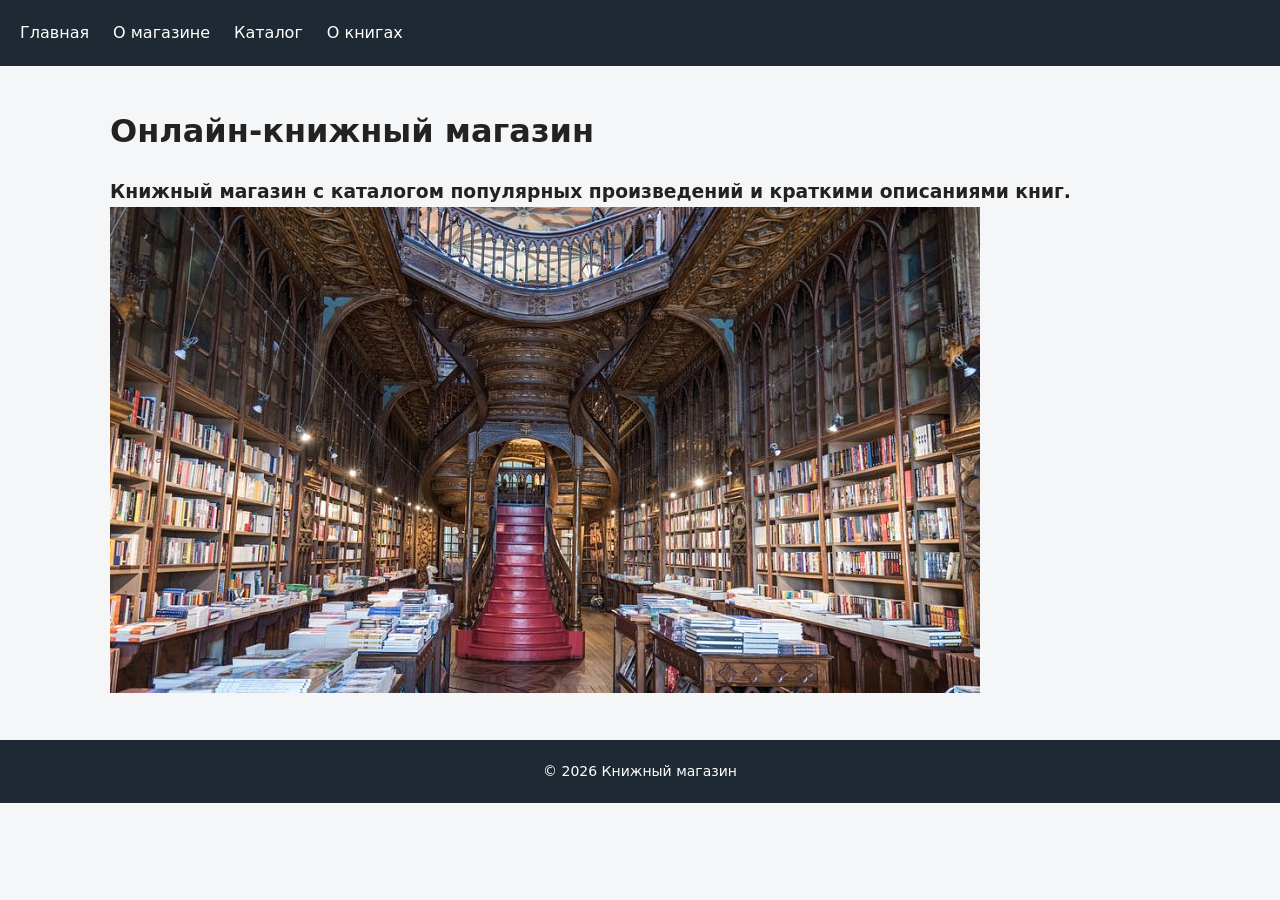
<file: index.html>
<!DOCTYPE html>
<html lang="ru">
<head>
  <meta charset="UTF-8">
  <title>Книжный магазин</title>
  <link rel="stylesheet" href="css/reset.css">
  <link rel="stylesheet" href="css/base.css">
  <link rel="stylesheet" href="css/layout.css">
  <link rel="stylesheet" href="css/components.css">
  <meta name="viewport" content="width=device-width, initial-scale=1.0">

</head>
<body>

<header>
  <nav class="nav">
    <a href="index.html">Главная</a>
    <a href="pages/about.html">О магазине</a>
    <a href="pages/catalog.html">Каталог</a>
    <a href="pages/books.html">О книгах</a>
  </nav>
</header>

<main>
  <section>
    <h1>Онлайн-книжный магазин</h1>
    <h3>Книжный магазин с каталогом популярных произведений и краткими описаниями книг.</h3>
  </section>

  <img src="images/bk.jpg" alt="knishniy magazin">
 
</main>

<footer>
  <p>© 2026 Книжный магазин</p>
</footer>

</body>
</html>
</file>
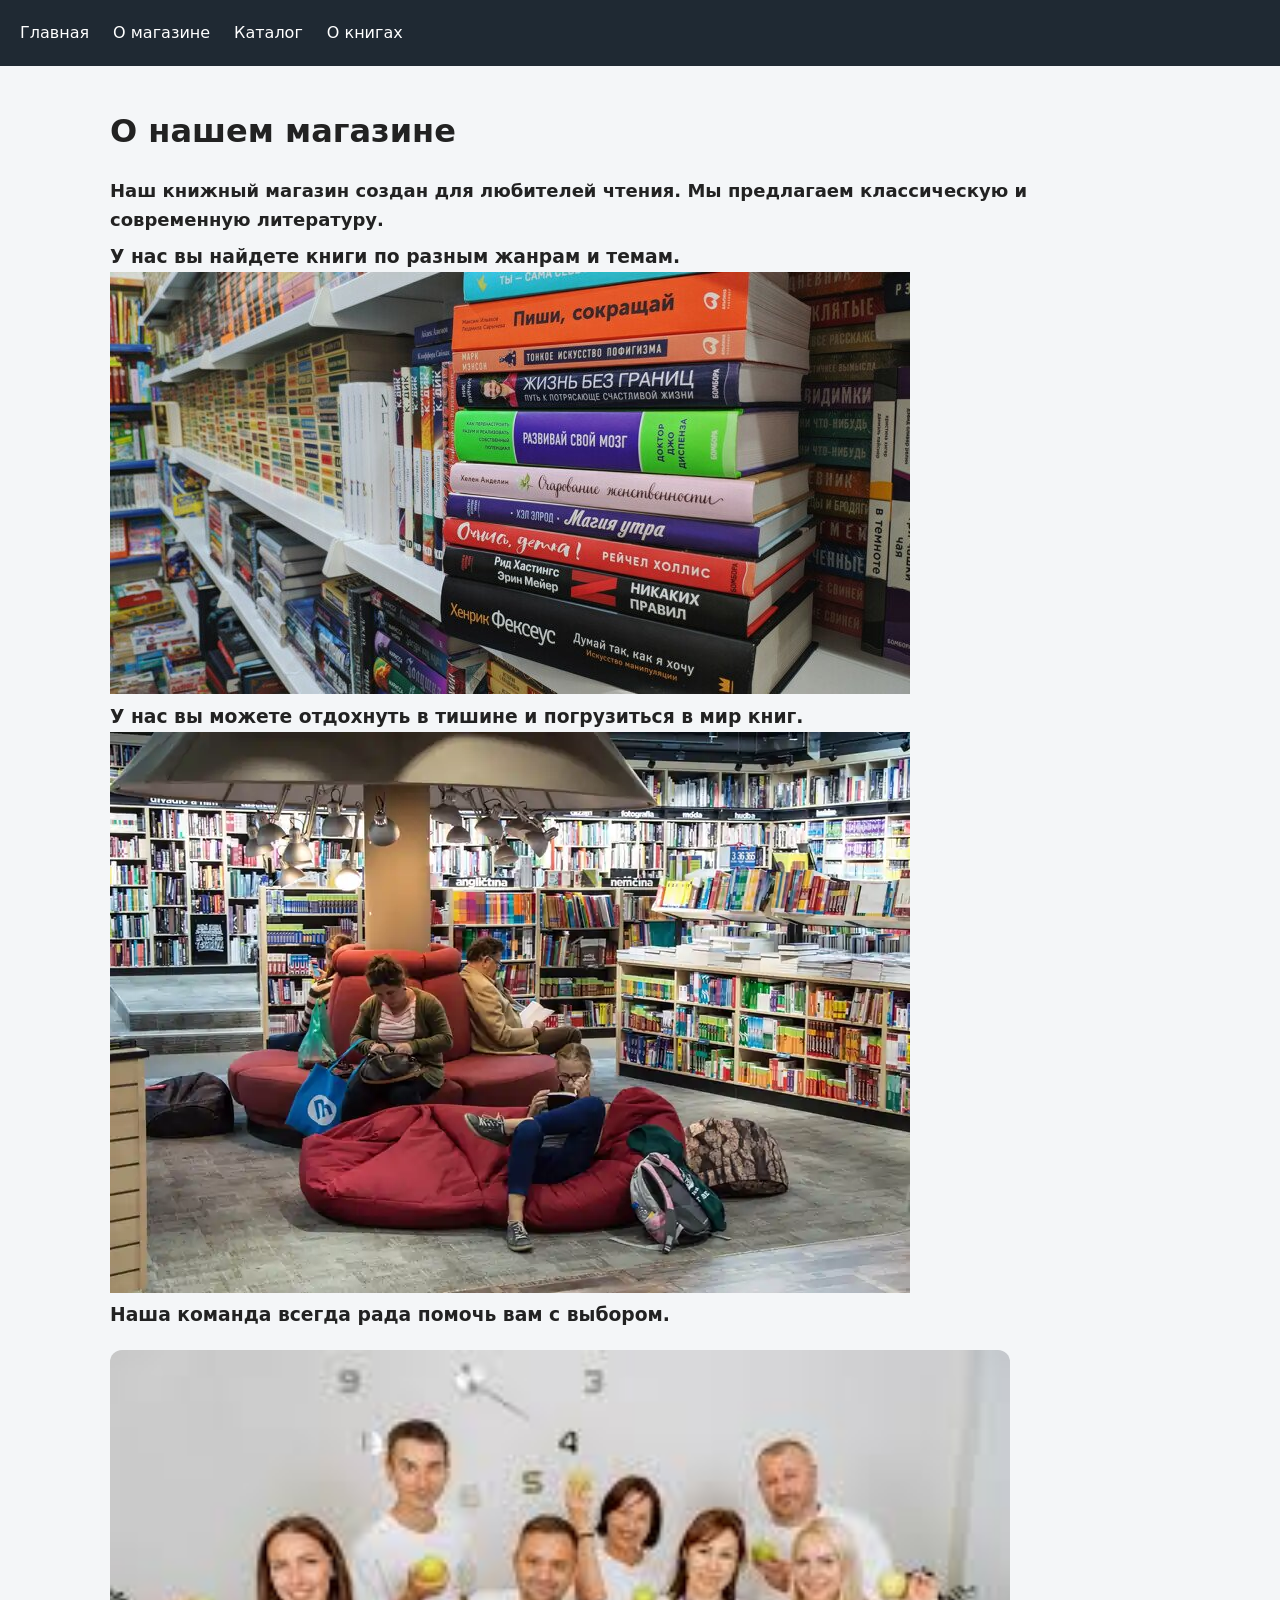
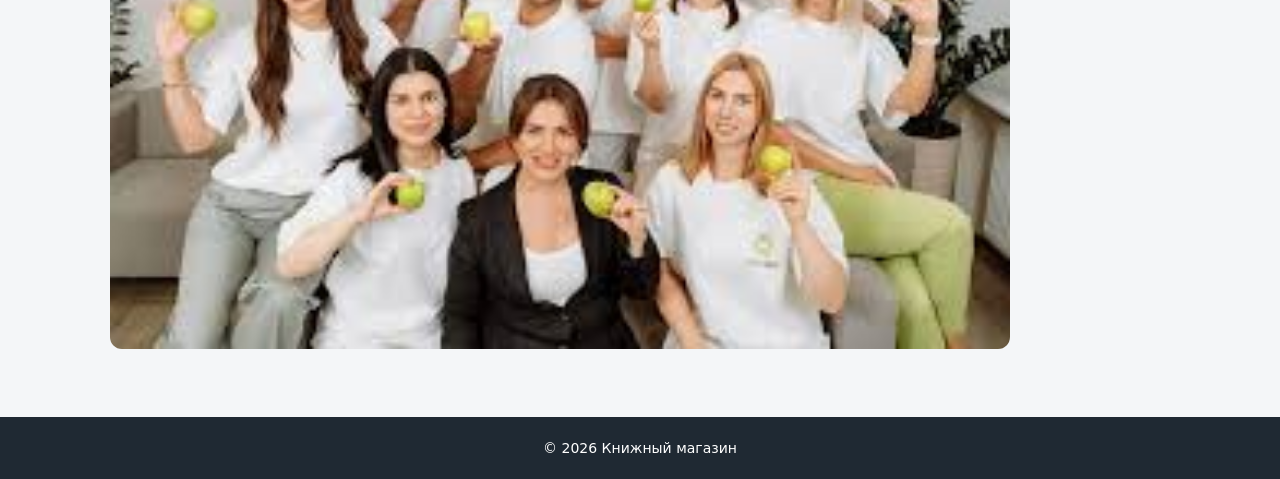
<file: pages/about.html>
<!DOCTYPE html>
<html lang="ru">
<head>
  <meta charset="UTF-8">
  <title>О магазине</title>
  <link rel="stylesheet" href="../css/reset.css">
  <link rel="stylesheet" href="../css/base.css">
  <link rel="stylesheet" href="../css/layout.css">
  <link rel="stylesheet" href="../css/components.css">
  <meta name="viewport" content="width=device-width, initial-scale=1.0">

</head>
<body>

<header>
  <nav class="nav">
    <a href="../index.html">Главная</a>
    <a href="about.html">О магазине</a>
    <a href="catalog.html">Каталог</a>
    <a href="books.html">О книгах</a>
  </nav>
</header>

<main>
  <h1>О нашем магазине</h1>
  <h2>Наш книжный магазин создан для любителей чтения. Мы предлагаем классическую и современную литературу.</h2>
<h3>У нас вы найдете книги по разным жанрам и темам.</h3>
<img src="../images/kd.jpg" alt="knishki">

<h3>У нас вы можете отдохнуть в тишине и погрузиться в мир книг.</h3>
<img src="../images/ura.jpg" alt="knishki">

<h3>Наша команда всегда рада помочь вам с выбором.</h3>
<img src="../images/dr.jpg" alt="knismmmmhki" class="hero-image">
</main>

<footer>
  <p>© 2026 Книжный магазин</p>
</footer>

</body>
</html>
</file>
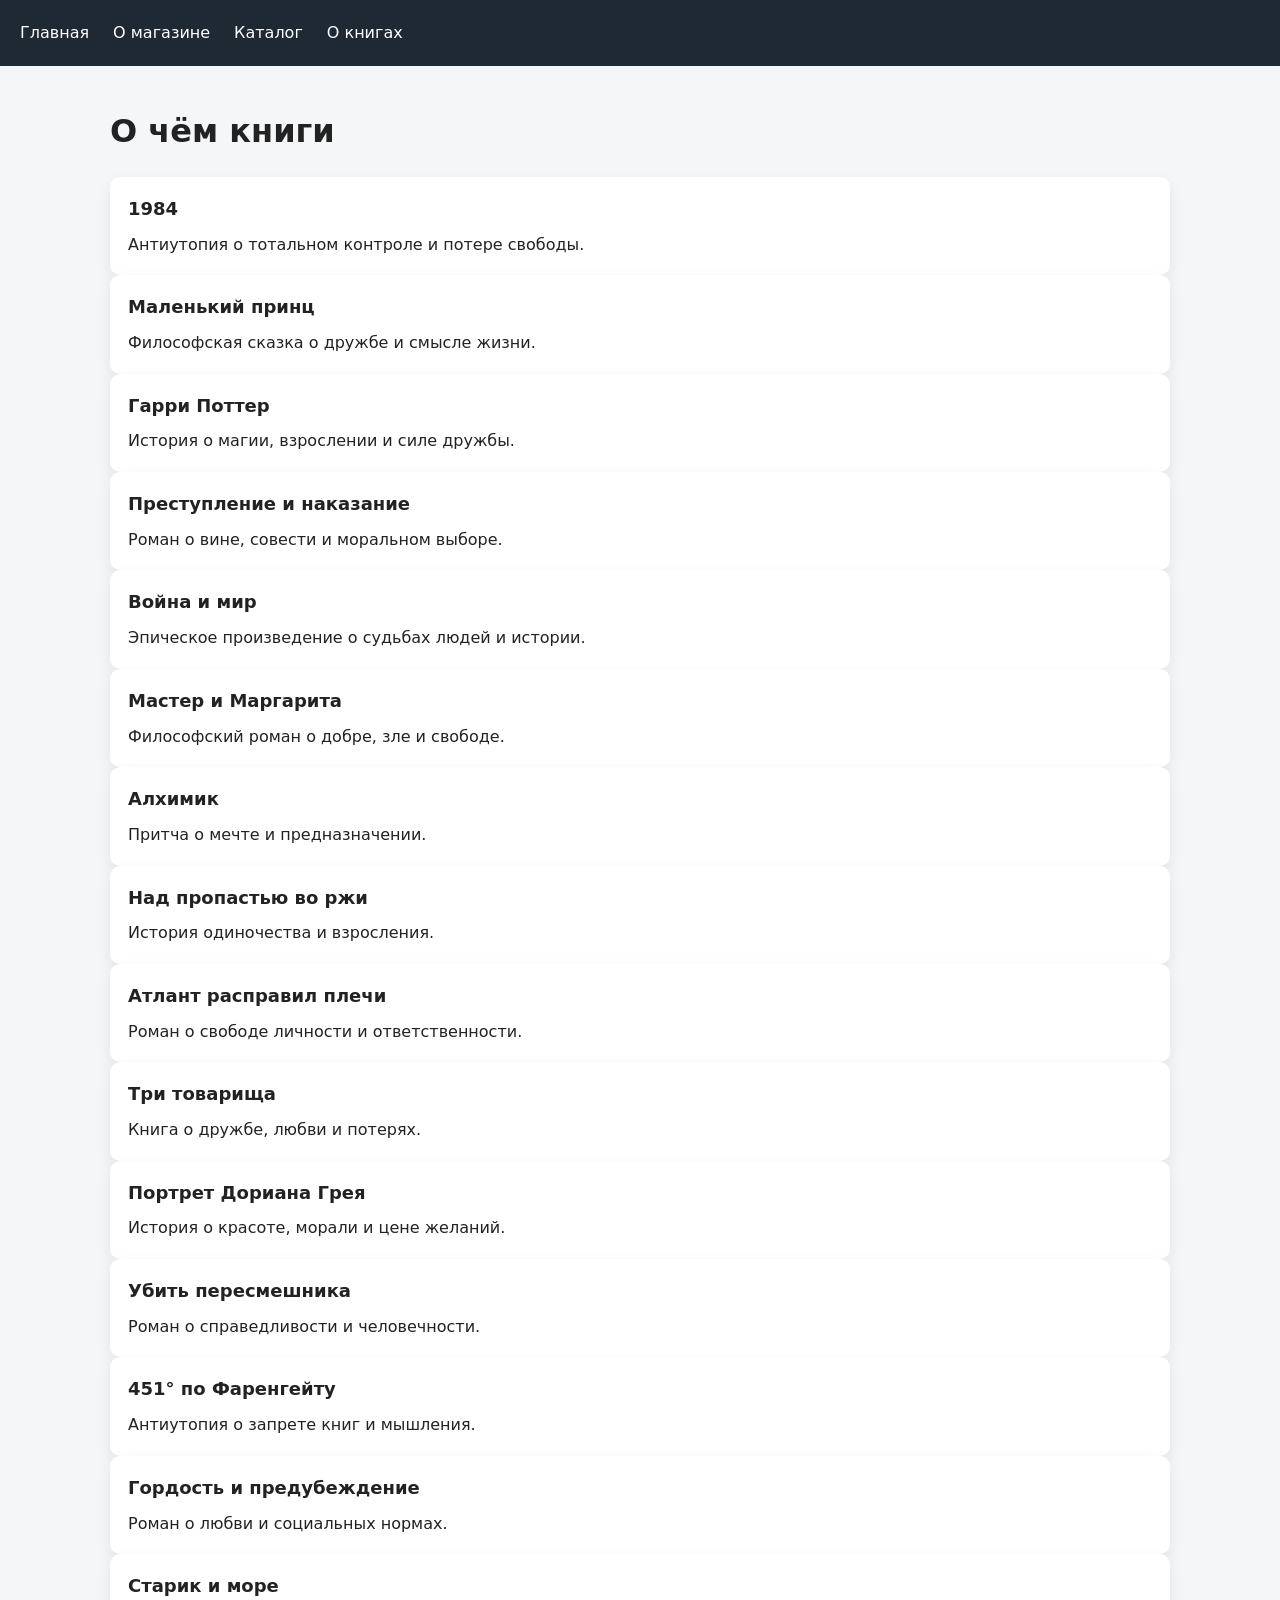
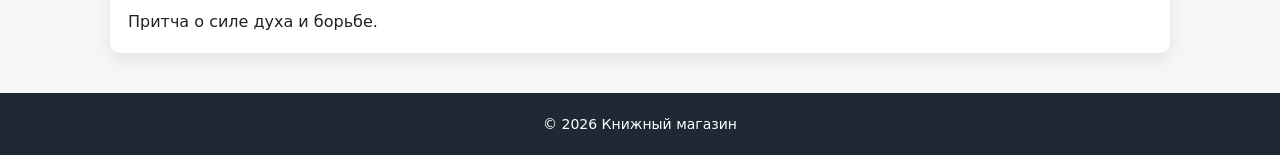
<file: pages/books.html>
<!DOCTYPE html>
<html lang="ru">
<head>
  <meta charset="UTF-8">
  <title>О книгах</title>
  <link rel="stylesheet" href="../css/reset.css">
  <link rel="stylesheet" href="../css/base.css">
  <link rel="stylesheet" href="../css/layout.css">
  <link rel="stylesheet" href="../css/components.css">
  <meta name="viewport" content="width=device-width, initial-scale=1.0">

</head>
<body>

<header>
  <nav class="nav">
    <a href="../index.html">Главная</a>
    <a href="about.html">О магазине</a>
    <a href="catalog.html">Каталог</a>
    <a href="books.html">О книгах</a>
  </nav>
</header>

<main>
  <h1>О чём книги</h1>

  <section>
  <article class="book-card"><h2>1984</h2><p>Антиутопия о тотальном контроле и потере свободы.</p></article>
<article class="book-card"><h2>Маленький принц</h2><p>Философская сказка о дружбе и смысле жизни.</p></article>
<article class="book-card"><h2>Гарри Поттер</h2><p>История о магии, взрослении и силе дружбы.</p></article>
<article class="book-card"><h2>Преступление и наказание</h2><p>Роман о вине, совести и моральном выборе.</p></article>
<article class="book-card"><h2>Война и мир</h2><p>Эпическое произведение о судьбах людей и истории.</p></article>
<article class="book-card"><h2>Мастер и Маргарита</h2><p>Философский роман о добре, зле и свободе.</p></article>
<article class="book-card"><h2>Алхимик</h2><p>Притча о мечте и предназначении.</p></article>
<article class="book-card"><h2>Над пропастью во ржи</h2><p>История одиночества и взросления.</p></article>
<article class="book-card"><h2>Атлант расправил плечи</h2><p>Роман о свободе личности и ответственности.</p></article>
<article class="book-card"><h2>Три товарища</h2><p>Книга о дружбе, любви и потерях.</p></article>
<article class="book-card"><h2>Портрет Дориана Грея</h2><p>История о красоте, морали и цене желаний.</p></article>
<article class="book-card"><h2>Убить пересмешника</h2><p>Роман о справедливости и человечности.</p></article>
<article class="book-card"><h2>451° по Фаренгейту</h2><p>Антиутопия о запрете книг и мышления.</p></article>
<article class="book-card"><h2>Гордость и предубеждение</h2><p>Роман о любви и социальных нормах.</p></article>
<article class="book-card"><h2>Старик и море</h2><p>Притча о силе духа и борьбе.</p></article>
  </section>
</main>

<footer>
  <p>© 2026 Книжный магазин</p>
</footer>

</body>
</html>
</file>
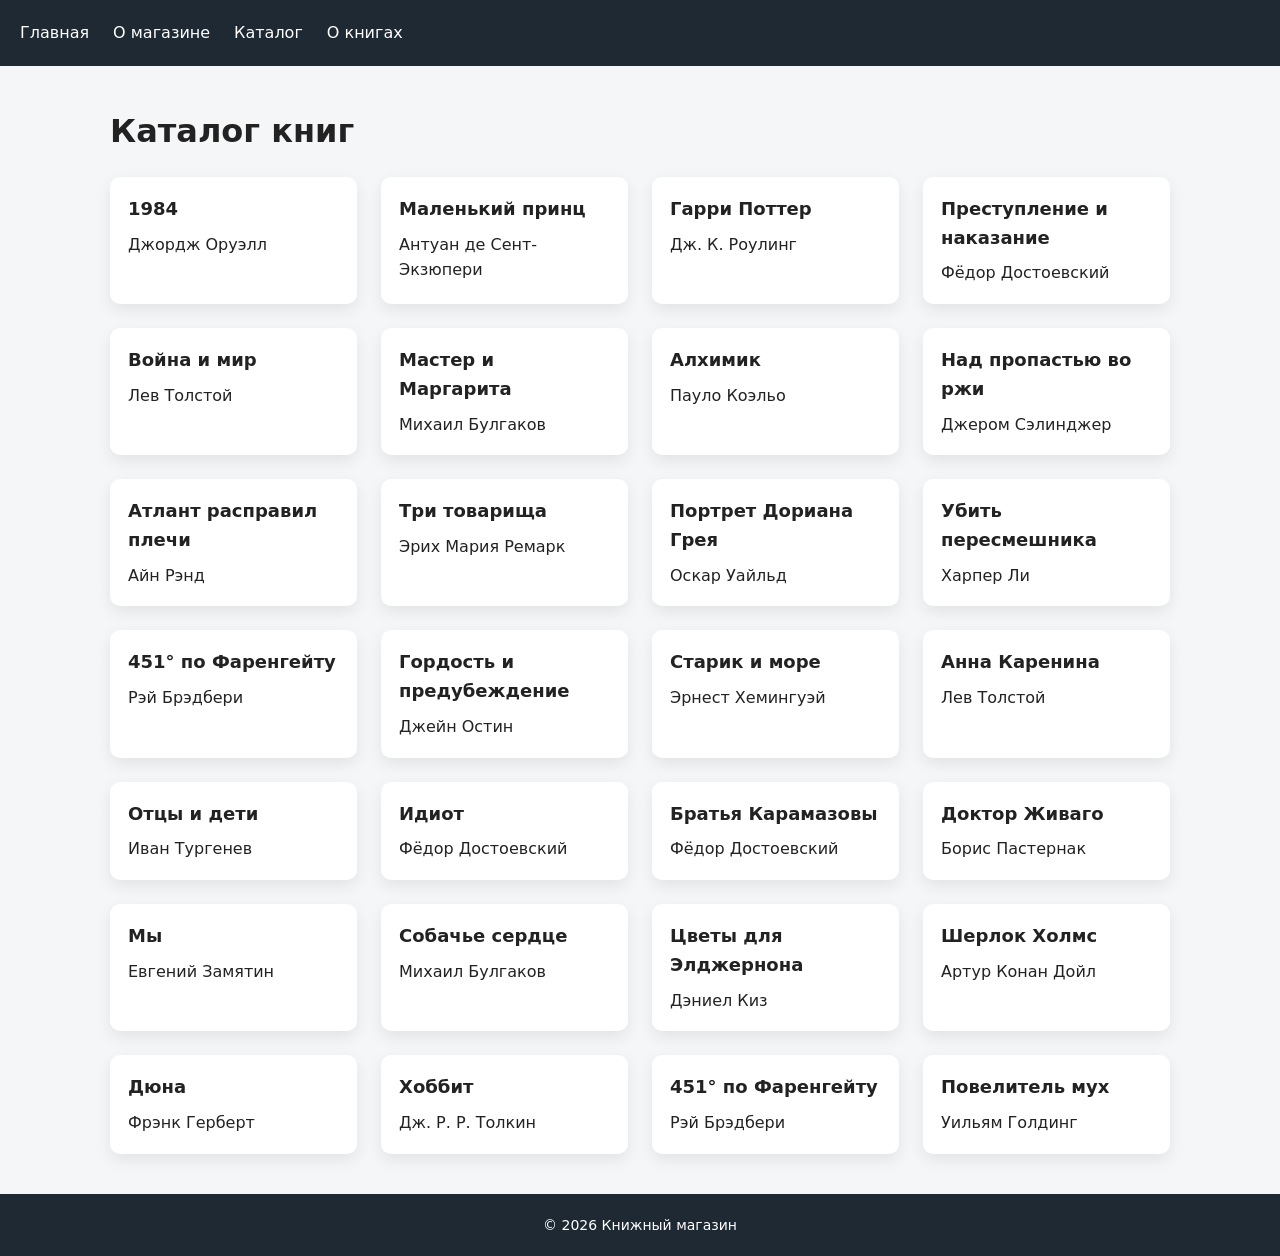
<file: pages/catalog.html>
<!DOCTYPE html>
<html lang="ru">
<head>
  <meta charset="UTF-8">
  <title>Каталог</title>
  <link rel="stylesheet" href="../css/reset.css">
  <link rel="stylesheet" href="../css/base.css">
  <link rel="stylesheet" href="../css/layout.css">
  <link rel="stylesheet" href="../css/components.css">
  <meta name="viewport" content="width=device-width, initial-scale=1.0">

</head>
<body>

<header>
  <nav class="nav">
    <a href="../index.html">Главная</a>
    <a href="about.html">О магазине</a>
    <a href="catalog.html">Каталог</a>
    <a href="books.html">О книгах</a>
  </nav>
</header>

<main>
  <h1>Каталог книг</h1>

  <section class="catalog">
    <article class="book-card"><h2>1984</h2><p>Джордж Оруэлл</p></article>
<article class="book-card"><h2>Маленький принц</h2><p>Антуан де Сент-Экзюпери</p></article>
<article class="book-card"><h2>Гарри Поттер</h2><p>Дж. К. Роулинг</p></article>
<article class="book-card"><h2>Преступление и наказание</h2><p>Фёдор Достоевский</p></article>
<article class="book-card"><h2>Война и мир</h2><p>Лев Толстой</p></article>
<article class="book-card"><h2>Мастер и Маргарита</h2><p>Михаил Булгаков</p></article>
<article class="book-card"><h2>Алхимик</h2><p>Пауло Коэльо</p></article>
<article class="book-card"><h2>Над пропастью во ржи</h2><p>Джером Сэлинджер</p></article>
<article class="book-card"><h2>Атлант расправил плечи</h2><p>Айн Рэнд</p></article>
<article class="book-card"><h2>Три товарища</h2><p>Эрих Мария Ремарк</p></article>
<article class="book-card"><h2>Портрет Дориана Грея</h2><p>Оскар Уайльд</p></article>
<article class="book-card"><h2>Убить пересмешника</h2><p>Харпер Ли</p></article>
<article class="book-card"><h2>451° по Фаренгейту</h2><p>Рэй Брэдбери</p></article>
<article class="book-card"><h2>Гордость и предубеждение</h2><p>Джейн Остин</p></article>
<article class="book-card"><h2>Старик и море</h2><p>Эрнест Хемингуэй</p></article>
<article class="book-card"><h2>Анна Каренина</h2><p>Лев Толстой</p></article>
<article class="book-card"><h2>Отцы и дети</h2><p>Иван Тургенев</p></article>
<article class="book-card"><h2>Идиот</h2><p>Фёдор Достоевский</p></article>
<article class="book-card"><h2>Братья Карамазовы</h2><p>Фёдор Достоевский</p></article>
<article class="book-card"><h2>Доктор Живаго</h2><p>Борис Пастернак</p></article>
<article class="book-card"><h2>Мы</h2><p>Евгений Замятин</p></article>
<article class="book-card"><h2>Собачье сердце</h2><p>Михаил Булгаков</p></article>
<article class="book-card"><h2>Цветы для Элджернона</h2><p>Дэниел Киз</p></article>
<article class="book-card"><h2>Шерлок Холмс</h2><p>Артур Конан Дойл</p></article>
<article class="book-card"><h2>Дюна</h2><p>Фрэнк Герберт</p></article>
<article class="book-card"><h2>Хоббит</h2><p>Дж. Р. Р. Толкин</p></article>
<article class="book-card"><h2>451° по Фаренгейту</h2><p>Рэй Брэдбери</p></article>
<article class="book-card"><h2>Повелитель мух</h2><p>Уильям Голдинг</p></article>

  </section>
</main>

<footer>
  <p>© 2026 Книжный магазин</p>
</footer>

</body>
</html>
</file>
<file: css/base.css>
body {
  font-family: system-ui, Arial, sans-serif;
  background-color: #f4f6f8;
  color: #222;
  line-height: 1.6;
}

h1 {
  font-size: 32px;
  margin-bottom: 20px;
}

h2 {
  font-size: 18px;
  margin-bottom: 8px;
}
</file>
<file: css/layout.css>
header,
footer {
  background-color: #1f2933;
  color: #fff;
  padding: 20px;
}

main {
  max-width: 1100px;
  margin: 0 auto;
  padding: 40px 20px;
}

.catalog,
.book-descriptions {
  display: grid;
  grid-template-columns: repeat(auto-fit, minmax(220px, 1fr));
  gap: 24px;
}

/* 📱 Планшеты */
@media (max-width: 1024px) {
  main {
    padding: 30px 16px;
  }
}

/* 📱 Телефоны */
@media (max-width: 768px) {
  header,
  footer {
    text-align: center;
    padding: 16px;
  }

  main {
    padding: 20px 12px;
  }

  .catalog,
  .book-descriptions {
    gap: 16px;
  }
}

/* 📱 Очень маленькие экраны */
@media (max-width: 480px) {
  .catalog,
  .book-descriptions {
    grid-template-columns: 1fr;
  }
}
</file>
<file: css/components.css>
.nav {
  display: flex;
  gap: 24px;
}

.nav a {
  color: #fff;
  text-decoration: none;
  font-weight: 500;
}

.nav a:hover {
  text-decoration: underline;
}

.book-card {
  background-color: #ffffff;
  padding: 18px;
  border-radius: 10px;
  box-shadow: 0 6px 16px rgba(0,0,0,0.08);
  transition: transform 0.2s ease, box-shadow 0.2s ease;
}

.book-card:hover {
  transform: translateY(-4px);
  box-shadow: 0 10px 24px rgba(0,0,0,0.12);
}

footer {
  text-align: center;
  font-size: 14px;
}
.hero-image {
  width: 120%;
  max-width: 900px;
  border-radius: 12px;
  margin: 20px 0;
}
</file>
